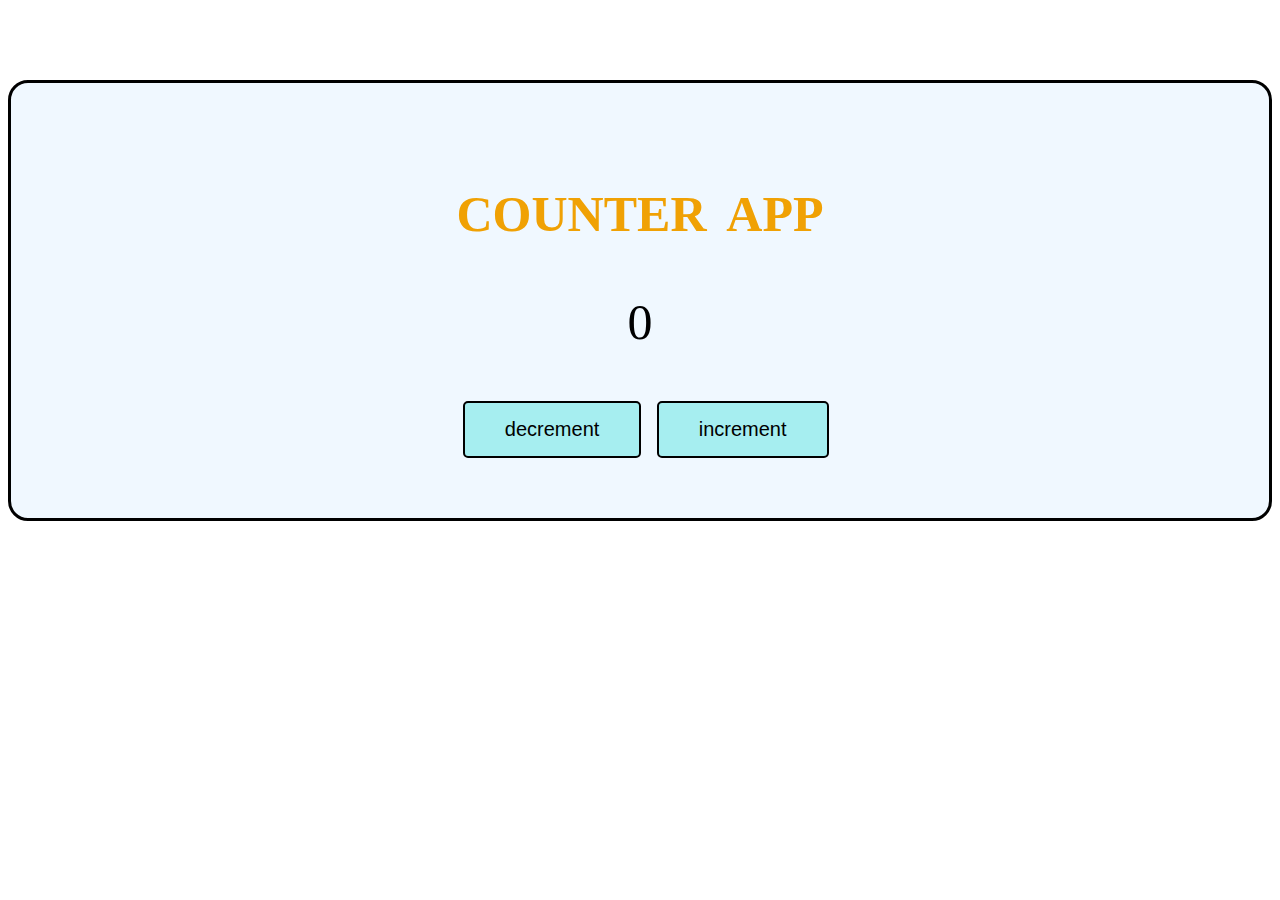
<file: counter app/index.html>
<!DOCTYPE html>
<html lang="en">
<head>
    <meta charset="UTF-8">
    <meta name="viewport" content="width=device-width, initial-scale=1.0">
    <title>Counter App</title>
    <link rel="stylesheet" href="style.css">
</head>
<body>
    <div class="box">
    <center><h2 class="title">COUNTER APP</h2>
    <p id="count">0</p>
    <button onclick="onDecrement()">decrement</button>
    <button onclick="onIncrement()">increment</button></center></div>
    <script src="script.js"></script>
</body>
</html>
</file>
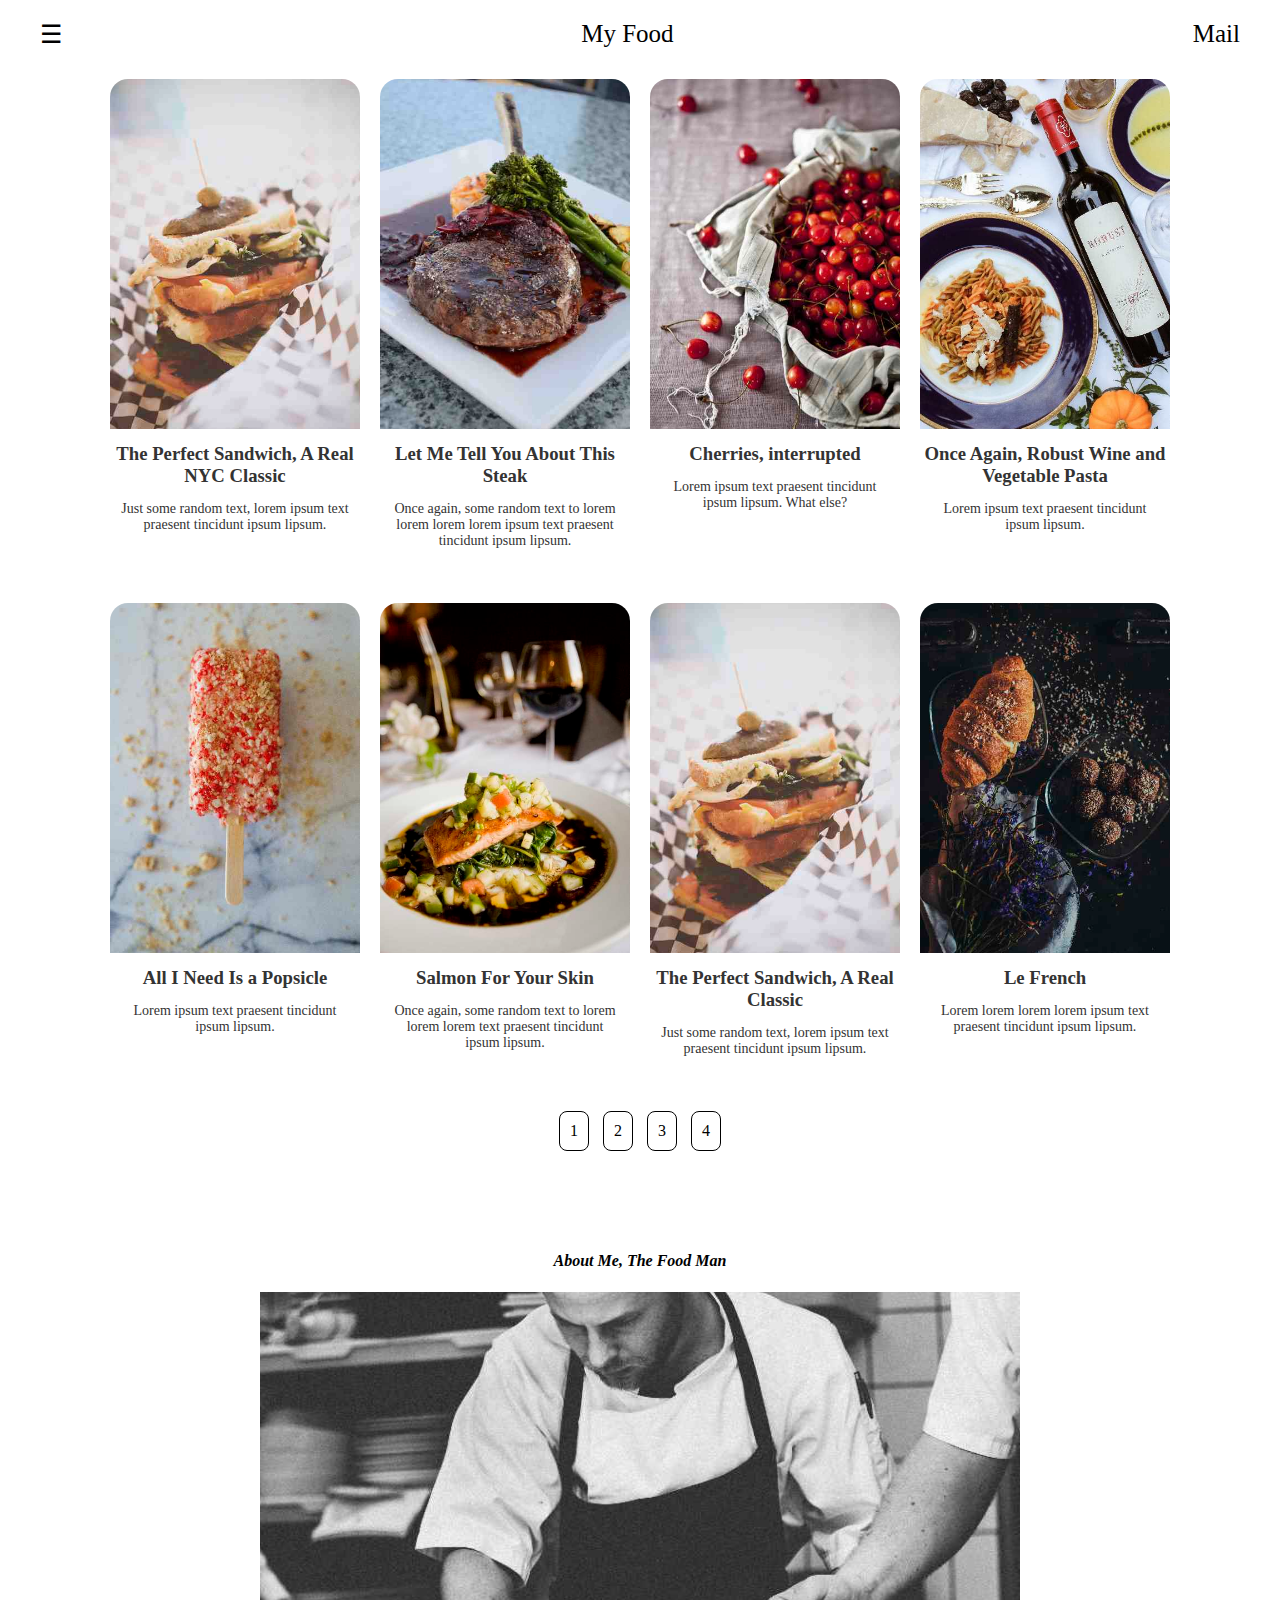
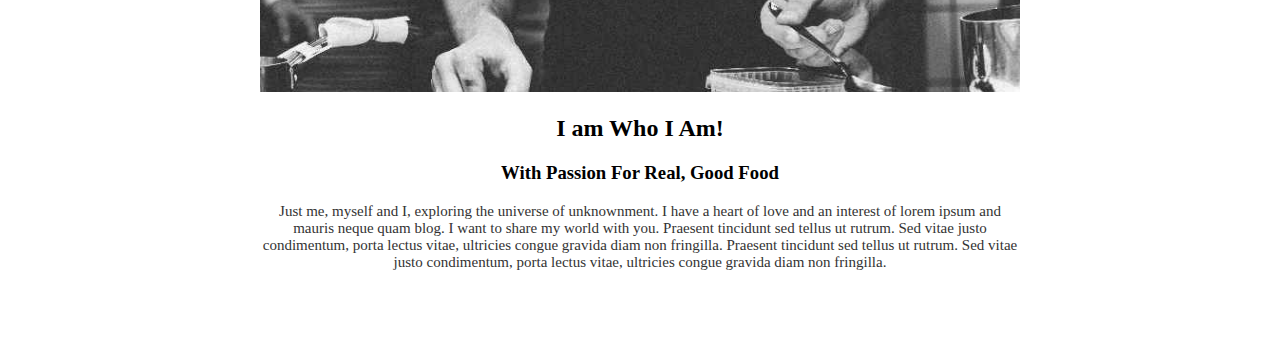
<file: boxbust.taskk.html>
<!DOCTYPE html>
<html lang="en">
<head>
    <meta charset="UTF-8">
    <meta name="viewport" content="width=device-width, initial-scale=1.0">
    <title>My Food</title>
    <style>
        *{
            box-sizing: border-box;
        }
        body{
            font-family: Georgia, 'Times New Roman', Times, serif;
            padding: 0;
            margin: 0;
            text-align: center;
        }
        .topbar{
            display: flex;
            justify-content: space-between;
            padding: 20px 40px;
            font-size: 25px;
            cursor: pointer; 
        }
        .allfood{
            display: flex;
            flex-wrap: wrap;
            justify-content: center;
            gap: 20px;
            padding: 10px;
        }
        .item{
            width: 250px;
            border-radius: 18px ;
            overflow: hidden;
        }
        .item img {
            width: 100%;
            height: 350px;
            object-fit: cover;
         } 
         .item h3 {
             margin: 10px 0 0;
             color: #333;
        }

        .item p {
            padding: 0 10px 20px;
            font-size: 14px;
            color: #333;
        }  
        .pages{
            padding: 10px;
        }
        .pages Span{
            display: inline-block;
            margin: 0 5px;
            border: 1px solid black;
            border-radius: 8px;
            cursor: pointer;
            padding: 10px 10px;
        }

        .about {
      margin: 50px auto;
      max-width: 800px;
      padding: 20px;
    }

       .about img {
      width: 100%;
      max-height: 400px;
      object-fit: cover;
    }
    .about >p{
        font-size: 15px;
        color: #333;
    }
    </style>
</head>
<body>
    <div class="topbar">
        <span>&#9776;</span>
        <span>My Food</span>
        <span>Mail</span>
    </div>
    <div class="allfood">

        <div class="item">
            <img src="./css-images/sandwich.jpg" alt="sandwich">
            <h3>The Perfect Sandwich, A Real NYC Classic</h3>
            <p>Just some random text, lorem ipsum text praesent tincidunt ipsum lipsum.</p>
        </div>

        <div class="item">
            <img src="./css-images/steak.jpg" alt="steak">
            <h3>Let Me Tell You About This Steak</h3>
            <p>Once again, some random text to lorem lorem lorem lorem ipsum text praesent tincidunt ipsum lipsum.</p>
        </div>
                
        <div class="item">
            <img src="./css-images/cherries.jpg" alt="Cherries">
            <h3>Cherries, interrupted</h3>
            <p>Lorem ipsum text praesent tincidunt ipsum lipsum. What else?</p>
        </div>

        <div class="item">
           <img src="./css-images/wine.jpg" alt="Wine Pasta">
           <h3>Once Again, Robust Wine and Vegetable Pasta</h3>
           <p>Lorem ipsum text praesent tincidunt ipsum lipsum.</p>
        </div>
  </div>
  <div class="allfood">
    <div class="item">
      <img src="./css-images/popsicle.jpg" alt="Popsicle">
      <h3>All I Need Is a Popsicle</h3>
      <p>Lorem ipsum text praesent tincidunt ipsum lipsum.</p>
    </div>

    <div class="item">
      <img src="./css-images/salmon.jpg" alt="Salmon">
      <h3>Salmon For Your Skin</h3>
      <p>Once again, some random text to lorem lorem lorem text praesent tincidunt ipsum lipsum.</p>
    </div>

    <div class="item">
      <img src="./css-images/sandwich (1).jpg" alt="Sandwich Again">
      <h3>The Perfect Sandwich, A Real Classic</h3>
      <p>Just some random text, lorem ipsum text praesent tincidunt ipsum lipsum.</p>
    </div>

    <div class="item">
      <img src="./css-images/croissant.jpg" alt="Le French">
      <h3>Le French</h3>
      <p>Lorem lorem lorem lorem ipsum text praesent tincidunt ipsum lipsum.</p>
    </div>
  </div>

   <div class="pages">
      <span>1</span>
      <span>2</span>
      <span>3</span>
      <span>4</span>
  </div>

  <div class="about">
    <h4><i>About Me, The Food Man</i></h4>
    <img src="./css-images/chef.jpg" alt="Chef">
    <h2>I am Who I Am!</h2>
    <h3>With Passion For Real, Good Food</h3>
    <p>Just me, myself and I, exploring the universe of unknownment. I have a heart of love and an interest of lorem ipsum and mauris neque quam blog. I want to share my world with you. Praesent tincidunt sed tellus ut rutrum. Sed vitae justo condimentum, porta lectus vitae, ultricies congue gravida diam non fringilla. Praesent tincidunt sed tellus ut rutrum. Sed vitae justo condimentum, porta lectus vitae, ultricies congue gravida diam non fringilla.</p>
  </div>
</body>
</html>
</file>
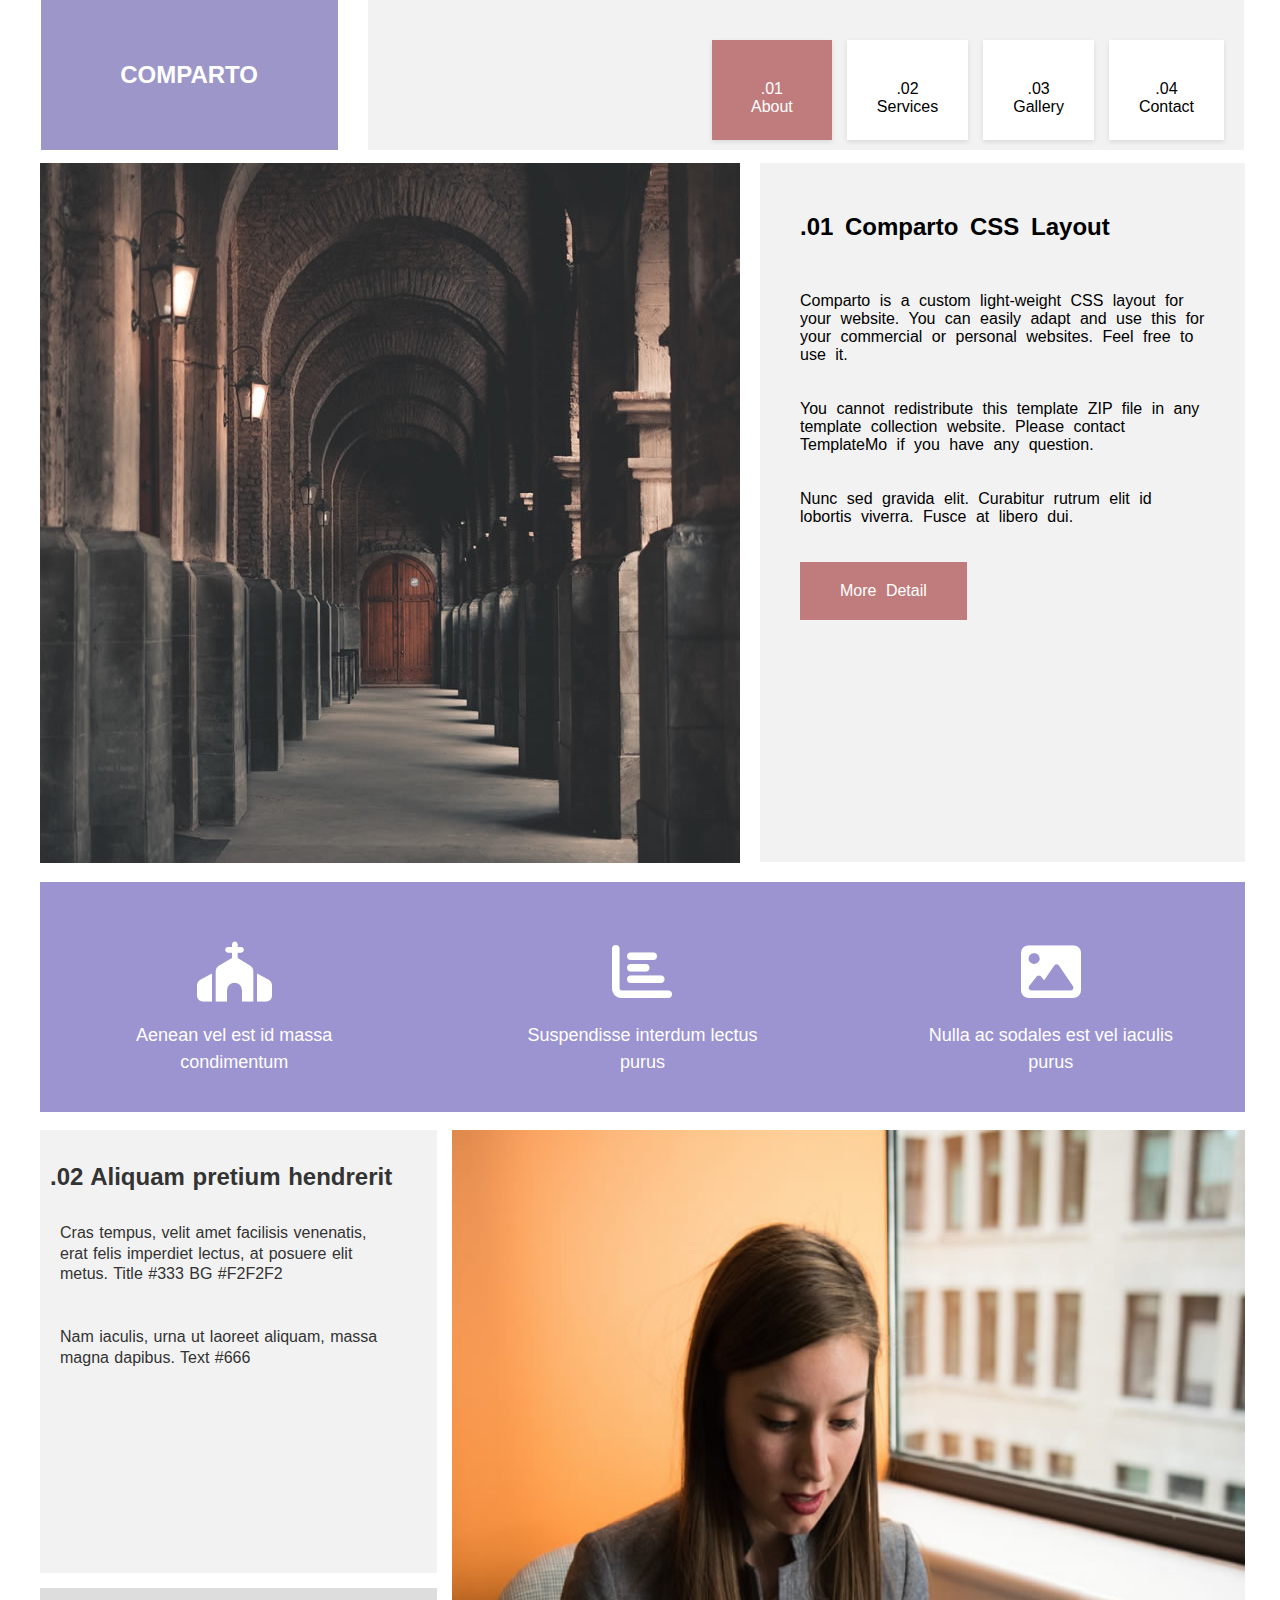
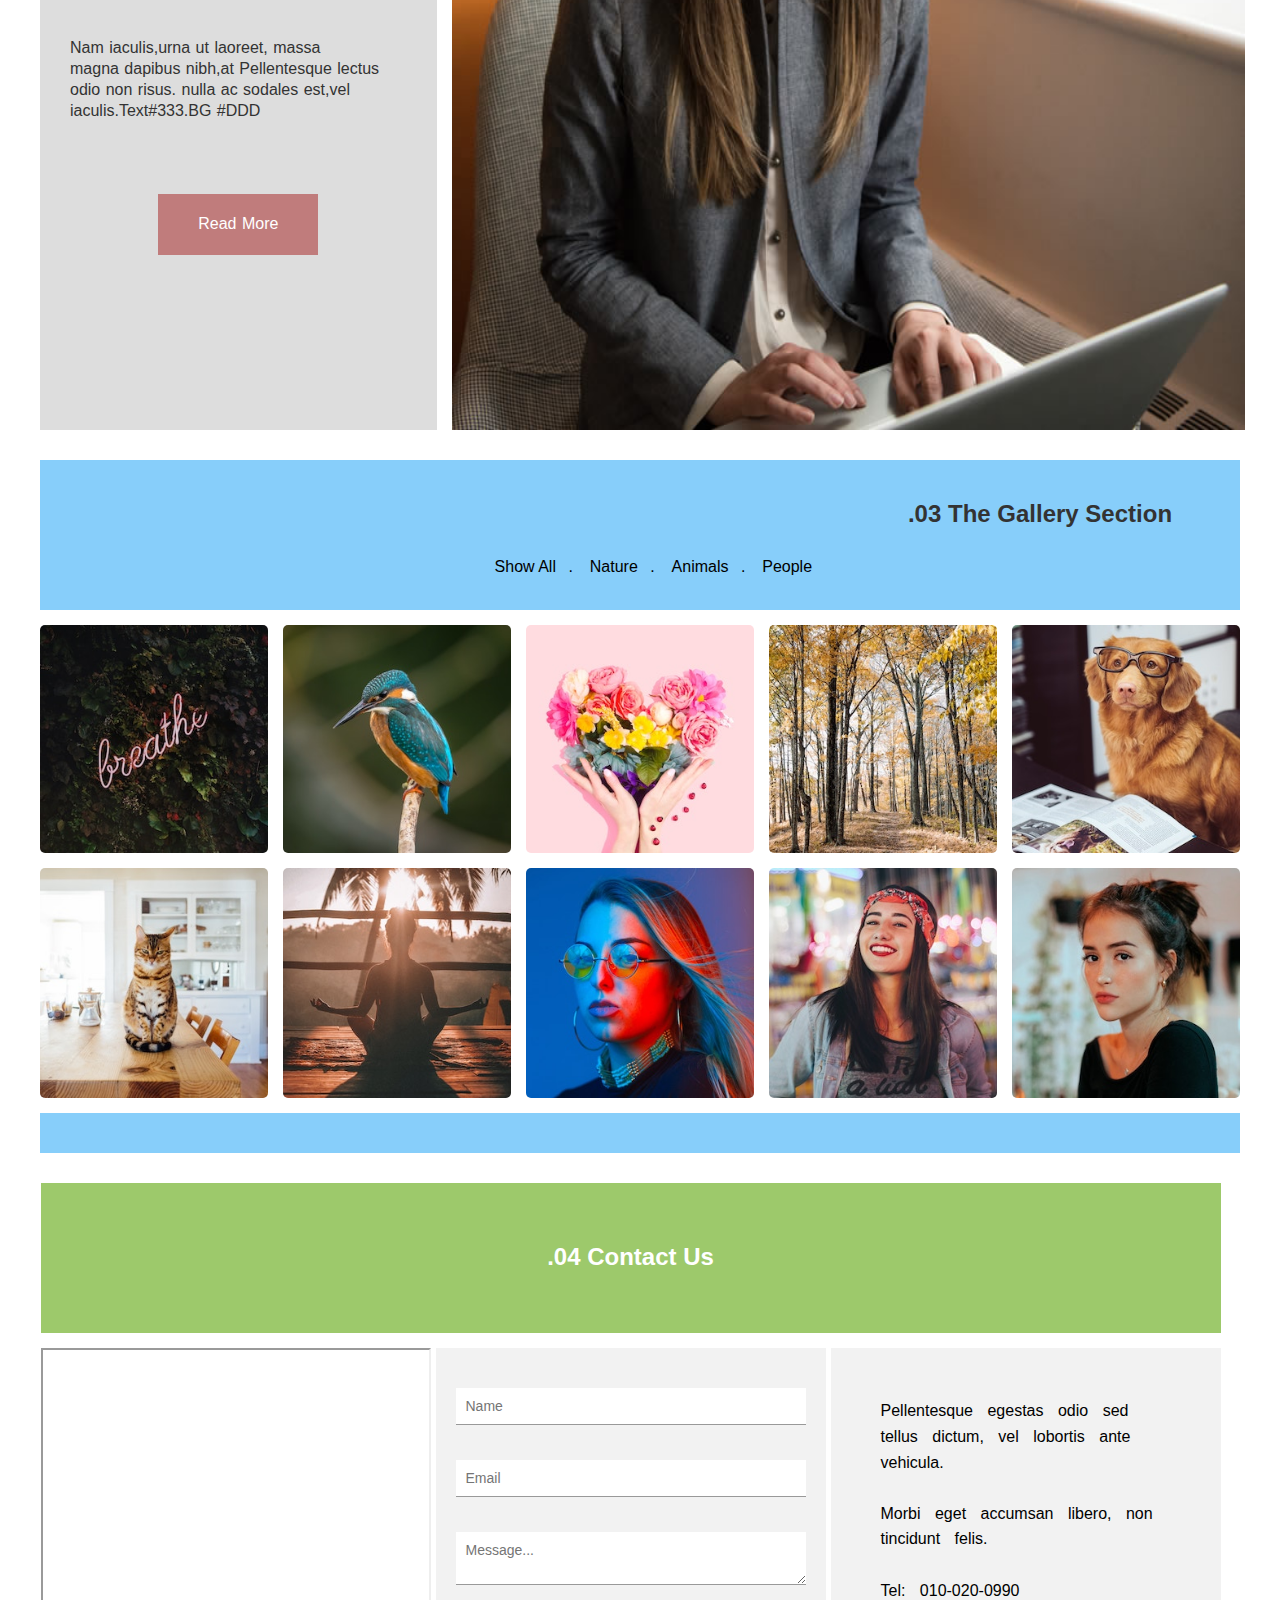
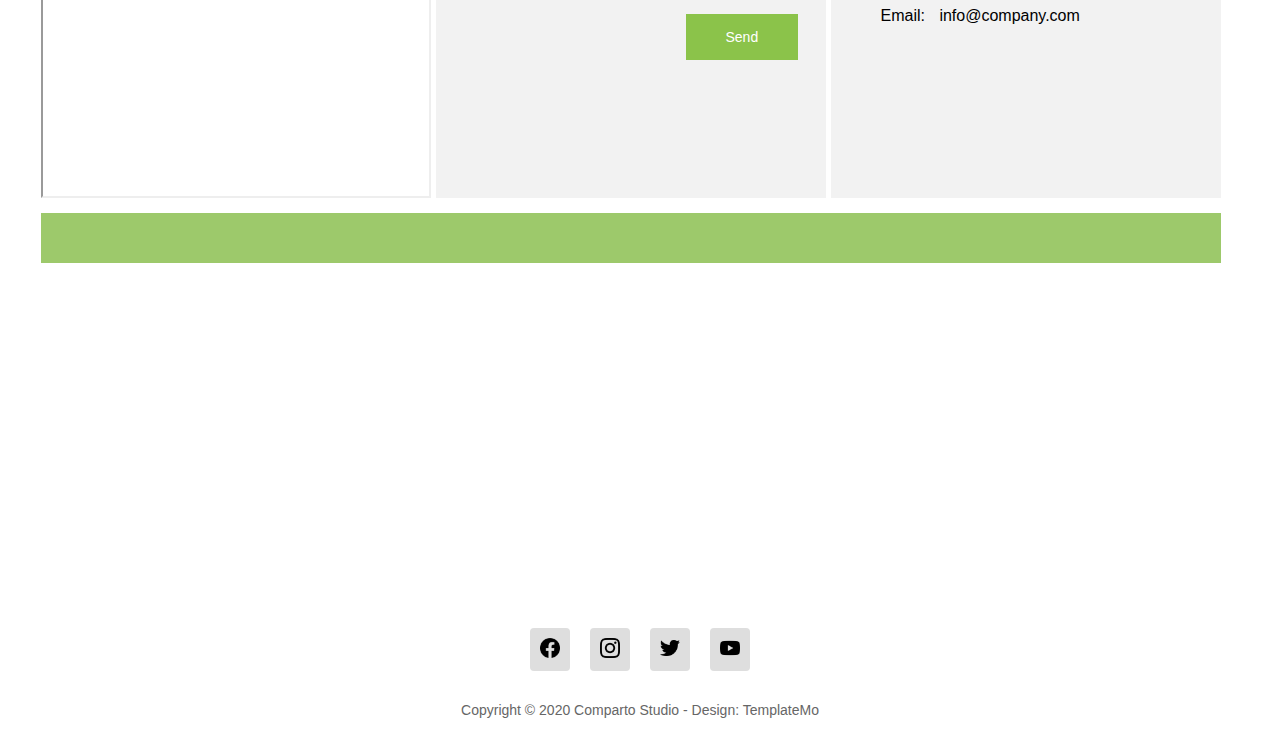
<file: comparto.html>
<!DOCTYPE html>
<html lang="en">
<head>
  <meta charset="UTF-8">
  <meta name="viewport" content="width=device-width, initial-scale=1.0">
  <title>COMPARTO </title>
  <link rel="stylesheet" href="https://cdnjs.cloudflare.com/ajax/libs/font-awesome/6.4.0/css/all.min.css">
  <style>
  body {
  margin: 0;
  overflow-x: hidden; 
  overflow-y: scroll;
}
    *{
      margin: 0;
      padding: 0;
      box-sizing: border-box;
      font-family: Arial, sans-serif;
      
    }
    
    .container1 {
      display: grid;
      grid-template-rows: 150px;
      grid-template-columns: 1fr 3fr;
      height: 10vh;
      gap: 15px;
      position: fixed;
      top: 0;
      left: 0;
      z-index: 1000;
      width: 95.20%;
      margin-right: 15px;
      margin-left: 40.5px;
     
    }
    
    .left {
      background-color: hsl(246, 31%, 69%);   
      display: flex;
      justify-content: center;
      align-items: center;
      color: white;
      font-size: 24px;
      font-weight: bold;
      grid-area: 1/1/2/2;
    }

    
    .right {
      background-color: hsl(0, 0%, 95%);
      display: flex;
      justify-content: flex-end;
      grid-area: 1/2/2/4;
      gap: 15px ;
      padding-right: 20px;
      margin-right: 15px;
      margin-left: 15px;
    }

    .inner1 {
      
      justify-content: space-evenly;
      background: white;
      padding: 40px 30px;
      text-align: center;
      box-shadow: 0px 2px 5px rgba(0,0,0,0.1);
      transition: 0.3s;
      height: 100px;
      margin-top: 40px;
      cursor: pointer;
    }

    .inner1.active {
      background-color: hsl(0, 35%, 62%);
      color: white;
      width: 120px;
    }

     .right .inner1:hover {
      background-color: hsl(0, 35%, 62%);
      color: white;
    }

    /* ------------------------------------ */
    .container2 {
      display: flex;
      width: 100%;
      justify-content: center;
      flex-wrap: wrap;
      margin-top: 148px;
      padding: 15px;
      gap: 200px;
      

    }

    .img1 {
      width: 100%;
      max-width: 520px;
      margin-left: 25px;
    }

    .hero-text {
      max-width: 800px;
      flex: 1;
      background-color:  hsl(0, 0%, 95%);
      margin-right: 20px;
      margin-bottom: 5px;
       word-spacing: 5px;
       
       
       padding: 40px;  
    } 

    .hero-text h2 {
      margin-top: 10px;
      margin-bottom: 15px;
    } 

    .btn {
      display: inline-block;
      background: #c07c7c;
      color: #fff;
      padding: 20px 40px;
      text-decoration: none;
    } 
     /* -------------------------------------- */
      .features {
        height: 230px;
      background-color: #9C94D0; 
      color: white;
      text-align: center;
      padding: 60px 10px;
      display: grid;
      grid-template-columns: repeat(auto-fit, minmax(250px, 1fr));
      gap: 40px;
      margin-left: 40px;
      margin-right: 35px;
      margin-bottom: 18px;
    }

    .feature-item {
      display: flex;
      flex-direction: column;
      align-items: center;
      justify-content: center;
    }

    .feature-item i {
      font-size: 60px;
      margin-bottom: 20px;
      transition: transform 0.3s ease, color 0.3s ease;
    }

    .feature-item:hover i {
      transform: scale(1.2);
      color: hsl(51, 100%, 50%); 
    }

    .feature-item p {
      font-size: 18px;
      margin: 0;
      line-height: 1.5;
      padding: 0px 50px;
    }
    
   /* ----------------------------------- */


    .container-3 {

      display: grid;
      grid-template-rows: 1fr 1fr;
      grid-template-columns: 1fr 2fr;
      height: 100vh;
      margin-top: 10px;
      margin-left: 40px;
      margin-right: 35px;
      gap: 15px;
    }

    .about-text-1 {
      grid-area: 1/1/2/2;
      padding: 10px;
      background-color:  hsl(0, 0%, 95%);
      line-height: 1.3;
      word-spacing: 1px;
      color: #333;
      

    }
    
    .about-text-2 {
      grid-area: 2/1/3/2;
      background: #ddd;
      color: #333;
      padding: 20px;
      word-spacing: 1px;
      line-height: 1.3;
      
    }
    .about-image {
      grid-area: 1/2/3/3;

    }

    .container-3 pre {
      margin: 10px;
    }

    .about-image img {
      width: 100%;
      height: 100%;
    }

    /* -------------------------------------------------- */
   .container-4 {
      display: grid;
      grid-template-columns: repeat(5, 1fr); 
      gap: 15px; 
      max-width: 1200px; 
      margin: 30px auto;
      margin-right: 35px;
      margin-left: 40px;
    }

    .item1 {
      grid-column: 1 / -1; 
      background-color: #87CEFA;
      text-align: center;
      padding: 20px;
      height: 150px;
      
    }

    .item1 h2 {

      margin: 0;
      color: #333;
      margin-top: 20px;
      margin-left: 800px;
    }
  .item1 pre {
    margin-top: 30px;
  }
  .item1 pre span {
    cursor: pointer;
    padding: 4px 8px;
    border-radius: 4px;
    transition: background 0.3s, color 0.3s;
    
}

  .item1 pre span:hover {
    color: white;        
}

  .item12 {
      grid-column: 1 / -1; 
      background-color: #87CEFA;
      height: 40px;
  }

    .container-4 img {
      width: 100%;
      height: 100%;
      object-fit: cover;
      display: block;
      border-radius: 5px;
    }
 
   /* ---------------------------------------s */

  .container-5 {
      display: grid;
      grid-template-rows: 150px 450px 50px;
      grid-template-columns: 380px 380px 380px;
      height: 100vh;
      margin-top: 15px;
      margin-left: 40.5px;
      margin-right: 35px;
      gap: 15px;
      
      
    }
    .item-1 {
      grid-area: 1/1/2/6;
      background-color: #9dc96b;
      width: 1180px;
      color: white;
    }
    .item-1 h2 {
      margin-top: 60px;
    }
     .item-2 {
      grid-area: 2/1/3/2;
      width: 390px; 
    }
    .item-2 iframe {
      width: 100%;
      height:100% ;
    }
     .item-3 {
      grid-area: 2/2/3/3;
      background-color: hsl(0, 0%, 95%);
      width: 390px;
      padding: 20px; 
    }

    .item-3 input, 
    .item-3 textarea {
      width: 100%;
      border: none;
      border-bottom: 1px solid #999;
      padding: 10px;
      margin-bottom: 15px;
      font-size: 14px;
      margin-top: 20px;
    }

    .item-3 button {
      background-color: #8BC34A;
      color: white;
      padding: 15px 40px;
      border: none;
      cursor: pointer;
      font-size: 14px;
      margin-top: 10px;
      margin-left: 230px;
    }

    .item-3 button:hover {
      
      background-color: #689f38;
    }
      
    
     .item-4 {
      grid-area: 2/3/3/4;
      background-color: hsl(0, 0%, 95%);
      line-height: 1.6;
      padding: 50px;
      width: 390px;
      
    }

  .item-4 p{
    word-spacing: 10px;
  }
     .item-5 {
      grid-area: 3/1/4/4;
      background-color: #9dc96b;
      width: 1180px; 
    }
/* -------------------------------------------------------- */


    .footer {
  margin-top: 125px;
  text-align: center;
  padding: 20px 0;
  background: hsl(0, 0%, 100%);
  color: hsl(0, 0%, 40%);
  font-size: 14px;
  height: 100px;
}

.footer .social-icons {
  margin-bottom: 15px;
}

.footer .social-icons a {
  display: inline-block;
  margin: 0 8px;
  background: hsl(0, 0%, 87%);
  padding: 10px;
  border-radius: 4px;
  transition: background 0.3s ease;
}

.footer .social-icons a:hover {
  background: hsl(88, 50%, 53%);
}

.footer .social-icons img {
  width: 20px;
  height: 20px;
}


@media screen and (max-width: 480px) {
  body {
    font-size: 14px;
    overflow-x: hidden;
    
  }

  /* ✅ Navbar */
  .container1 {
    position: relative; /* prevent overlap */
    display: flex;
    flex-direction: column;
    align-items: center;
    width: 100%;
    height: auto;
    margin: 0;
    padding: 10px;
    gap: 10px;
  }

  .left {
    font-size: 20px;
    margin-bottom: 10px;
    text-align: center;
    width: 100%;
  }

  .right {
    display: flex;
    flex-wrap: wrap;
    justify-content: center;
    gap: 8px;
    padding: 0;
    margin: 0;
    width: 100%;
  }

  .inner1,
  .inner1.active {
    font-size: 12px;
    padding: 8px 12px;
    margin: 3px;
    width: auto;
    height: auto;
    box-shadow: none;
  }

  /* ✅ Hero Section */
  .container2 {
    flex-direction: column;
    align-items: center;
    text-align: center;
    margin-top: 20px;
    padding: 10px;
    gap: 15px;
    
  }

  .img1 {
    max-width: 100%;
    margin: 0;
    padding: 0;
    margin-right: 20px;
  }

  .img1 img {
    width: 100%;
    height: auto;
    
  }

  .hero-text {
    width: 100%;
    padding: 15px;
    font-size: 14px;
  }

  .btn {
    padding: 10px 15px;
    font-size: 13px;
  }

  /* ✅ Features */
  .features {
    grid-template-columns: 1fr;
    height: auto;
    padding: 20px 10px;
    margin: 10px;
    gap: 20px;
  }

  .feature-item p {
    padding: 0 5px;
    font-size: 14px;
  }

  /* ✅ About Section */
  .container-3 {
    display: flex;
    flex-direction: column;
    height: auto;
    margin: 10px;
    gap: 15px;
  }

  .about-text-1,
  .about-text-2 {
    width: 100%;
    font-size: 14px;
    text-align: center;
    padding: 15px;
  }

  .about-image img {
    width: 100%;
    height: auto;
  }

  /* ✅ Gallery */
/* ✅ Fix Gallery Overflow on Mobile */
.container-4 {
  display: grid;
  grid-template-columns: 1fr 1fr;  /* 2 items per row */
  gap: 10px;
  margin: 10px auto;
  width: 100%;
  max-width: 100%; /* prevent overflow */
  box-sizing: border-box;
  padding: 10px;
}

.item1 {
  grid-column: 1 / -1; /* span full width */
  text-align: center;
  padding: 10px;
  margin: 0;
}

.item1 h2 {
  margin: 0;
  font-size: 16px;
  text-align: center;
  word-wrap: break-word;
  margin-top: 50px;
}

.item1 pre {
  font-size: 12px;
  white-space: normal;  /* wrap text instead of pushing out */
  text-align: center;
  margin: 5px 0 0;
  margin-top: 20px;
}


  /* ✅ Contact Section */
  .container-5 {
    display: flex;
    flex-direction: column;
    height: auto;
    margin: 10px;
    gap: 15px;
  }

  .item-1,
  .item-2,
  .item-3,
  .item-4,
  .item-5 {
    width: 100% !important;
    margin: 0;
  }
  .item-1 h2 {
    margin-bottom: 50px;
  }

  .item-2 iframe {
    height: 250px;
  }

  .item-3 {
    padding: 15px;
  }

  .item-3 button {
    width: 100%;
    margin: 10px 0 0;
  }

  /* ✅ Footer */
  .footer {
    font-size: 12px;
    padding: 15px;
    margin: 0;
    height: auto;
  }

  .footer .social-icons a {
    margin: 5px;
    padding: 6px;
  }
}


@media screen and (min-width: 481px) and (max-width: 1024px) {

  /* ✅ Navbar */
  .container1 {
    display: flex;
    flex-direction: row;     /* keep logo + menu side by side */
    justify-content: space-between;
    align-items: center;
    width: 100%;
    height: auto;
    padding: 15px 20px;
    margin: 0;
    position: fixed;
    top: 0;
    left: 0;
    z-index: 1000;
    background: #fff;       /* so it doesn't overlap */
  }

  .left {
    font-size: 22px;
    text-align: left;
    flex: 1;
    height: 55px;
  }

  .right {
    display: flex;
    justify-content: flex-end;
    flex-wrap: wrap;
    gap: 12px;
    flex: 2;
  }

  .inner1 {
    font-size: 14px;
    padding: 10px 16px;
    margin: 2px;
    height: auto;
  }

  /* ✅ Hero Section */
/* ✅ Hero Section (Desktop + Responsive) */
.container2 {
  display: flex;
  flex-direction: row;   /* image + text side by side */
  align-items: center;
  justify-content: center;
  gap: 30px;
  margin: 40px auto;
  padding: 20px;
  flex-wrap: wrap;       /* allows wrapping on smaller screens */
  max-width: 1200px;
  box-sizing: border-box;
}

.img1 {
  flex: 1 1 50%;        /* responsive width */
  max-width: 600px;
}

.img1 img {
  width: 100%;
  height: auto;
  display: block;
  border-radius: 8px;
}

.hero-text {
  flex: 1 1 50%;
  max-width: 600px;
  background: #f9f9f9;   /* optional for better contrast */
  padding: 20px;
  box-sizing: border-box;
  border-radius: 8px;
  font-size: 16px;
  line-height: 1.6;
}


  /* ✅ Features */
  .features {
    grid-template-columns: 1fr 1fr; /* 2 per row */
    height: auto;
    padding: 30px 15px;
    gap: 25px;
    margin: 20px;
  }

  /* ✅ About Section */
  .container-3 {
    display: grid;
    grid-template-columns: 1fr 1fr; /* image + text side by side */
    grid-template-rows: auto;
    height: auto;
    margin: 20px;
    gap: 20px;
    align-items: center;
  }

  .about-text-1,
  .about-text-2 {
    text-align: left;
    font-size: 15px;
    padding: 20px;
  }

  .about-image img {
    max-width: 100%;
    height: auto;
  }

  /* ✅ Gallery */
  .container-4 {
    grid-template-columns: 1fr 1fr 1fr; /* 3 columns */
    gap: 15px;
    margin: 20px auto;
    width: 100%;
    max-width: 95%;
  }

  .item1 {
    grid-column: 1 / -1;
    text-align: center;
    padding: 15px;
  }

  .item1 h2 {
    font-size: 20px;
    margin: 0;
    margin-top: 20px;
  }

  .item1 pre {
    font-size: 14px;
    text-align: center;
    white-space: normal;
  }

  /* ✅ Contact Section */
  .container-5 {
    display: grid;
    grid-template-columns: 1fr 1fr; /* split form + map */
    grid-template-rows: auto auto;
    height: auto;
    margin: 20px;
    gap: 20px;
  }

  .item-1 {
    grid-column: 1 / -1; /* heading full width */
    width: 100% !important;
  }
  .item-1 h2 {
    margin-bottom: 50px;
  }

  .item-2 {
    grid-column: 1 / 2;
  }

  .item-3 {
    grid-column: 2 / 3;
  }

  .item-4 {
    grid-column: 1 / -1; /* full width */
  }

  .item-5 {
    grid-column: 1 / -1; /* footer full width */
    width: 100% !important;
  }

  .item-3 button {
    width: auto;
    margin-left: 0;
    margin-top: 20px;
  }

  /* ✅ Footer */
  .footer {
    font-size: 13px;
    padding: 20px;
    height: auto;
  }

}








  </style>
</head>
<body>

  <div class="container1">
    <div class="left">COMPARTO</div>
    <div class="right">
      <div class="inner1 active">.01 <br> About</div>
      <div class="inner1">.02 <br> Services</div>
      <div class="inner1">.03 <br> Gallery</div>
      <div class="inner1">.04 <br> Contact</div>
    </div>
  </div>


  <div class="container2">
    <div class="img1"><img src="images/comparto-image-01.jpg" alt=""></div>
     <div class="hero-text">
      <h2>.01 Comparto CSS Layout</h2><br><br>
      <p>Comparto is a custom light-weight CSS layout for your website. You can easily adapt and use this for your commercial or personal websites. Feel free to use it.</p>
      <br><br><p>You cannot redistribute this template ZIP file in any template collection website. Please contact TemplateMo if you have any question.</p>
      <br><br><p>Nunc sed gravida elit. Curabitur rutrum elit id lobortis viverra. Fusce at libero dui.</p>
      <br><br><a href="#" class="btn">More Detail</a> </div>
  </div>

   
  <div class="features">
    <div class="feature-item">
      <i class="fa-solid fa-church"></i>
      <p>Aenean vel est id massa condimentum</p>
    </div>
    <div class="feature-item">
      <i class="fa-solid fa-chart-bar"></i>
      <p>Suspendisse interdum lectus purus</p>
    </div>
    <div class="feature-item">
      <i class="fa-solid fa-image"></i>
      <p>Nulla ac sodales est vel iaculis purus</p>
    </div>
</div>

  <div class="container-3">
    <div class="about-text-1">
      <br><center></center><h2>.02 Aliquam pretium hendrerit</h2><br></center>
      <pre>Cras tempus, velit amet facilisis venenatis,
erat felis imperdiet lectus, at posuere elit
metus. Title #333 BG #F2F2F2 <br><br>
Nam iaculis, urna ut laoreet aliquam, massa
magna dapibus. Text #666</pre><br><br>
      
    </div>

    <div class="about-text-2">
      <br><pre>Nam iaculis,urna ut laoreet, massa
magna dapibus nibh,at Pellentesque lectus
odio non risus. nulla ac sodales est,vel
iaculis.Text#333.BG #DDD</pre><br><br><br>
    <center><a href="#" class="btn">Read More</a></center>
    </div>

   <div class="about-image">
    <img src="images/comparto-image-02.jpg" alt="">
    </div>
  </div>

   
  <div class="container-4">
    <div class="item1">
    <h2>.03 The Gallery Section</h2>
    <pre>
      <span>Show All</span> .  <span>Nature</span> .  <span>Animals</span> .  <span>People</span>
    </pre>
    </div>
   
    <div class="item2"><img src="images/gallery-item-01.jpg" alt=""></div>
    <div class="item3"><img src="images/gallery-item-02.jpg" alt=""></div>
    <div class="item4"><img src="images/gallery-item-03.jpg" alt=""></div>
    <div class="item5"><img src="images/gallery-item-04.jpg" alt=""></div>
    <div class="item6"><img src="images/gallery-item-05.jpg" alt=""></div>
    <div class="item7"><img src="images/gallery-item-06.jpg" alt=""></div>
    <div class="item8"><img src="images/gallery-item-07.jpg" alt=""></div>
    <div class="item9"><img src="images/gallery-item-08.jpg" alt=""></div>
    <div class="item10"><img src="images/gallery-item-09.jpg" alt=""></div>
    <div class="item11"><img src="images/gallery-item-10.jpg" alt=""></div>

    <div class="item12"></div>
  </div>

  <div class="container-5"><br>
      <div class="item-1"><center><h2>.04 Contact Us</h2></center></div>
      <div class="item-2"> <iframe src="https://maps.google.com/maps?q=Rio%20de%20Janeiro&t=&z=13&ie=UTF8&iwloc=&output=embed"></iframe></div>
      
      <div class="item-3">
      <input type="text" placeholder="Name">
        <input type="email" placeholder="Email">
        <textarea placeholder="Message..."></textarea>
        <button type="submit">Send</button></div>

      <div class="item-4"><p>Pellentesque egestas odio sed tellus dictum, vel lobortis ante vehicula.</p><br>
        <p>Morbi eget accumsan libero, non tincidunt felis.</p><br>
        <p>Tel: 010-020-0990</p>
        <p>Email: info@company.com</p></div>

      <div class="item-5"></div>
  </div>

  <div class="footer">
  <div class="social-icons">
    <a href="#"><img src="images/facebook.png" alt="Facebook"></a>
    <a href="#"><img src="images/intsa.png" alt="Instagram"></a>
    <a href="#"><img src="images/twiter.png" alt="Twitter"></a>
    <a href="#"><img src="images/youtube.png" alt="YouTube"></a>
  </div>
  <br><p>Copyright © 2020 Comparto Studio - Design: TemplateMo</p><br>
</div>

</body>
</html>
</file>
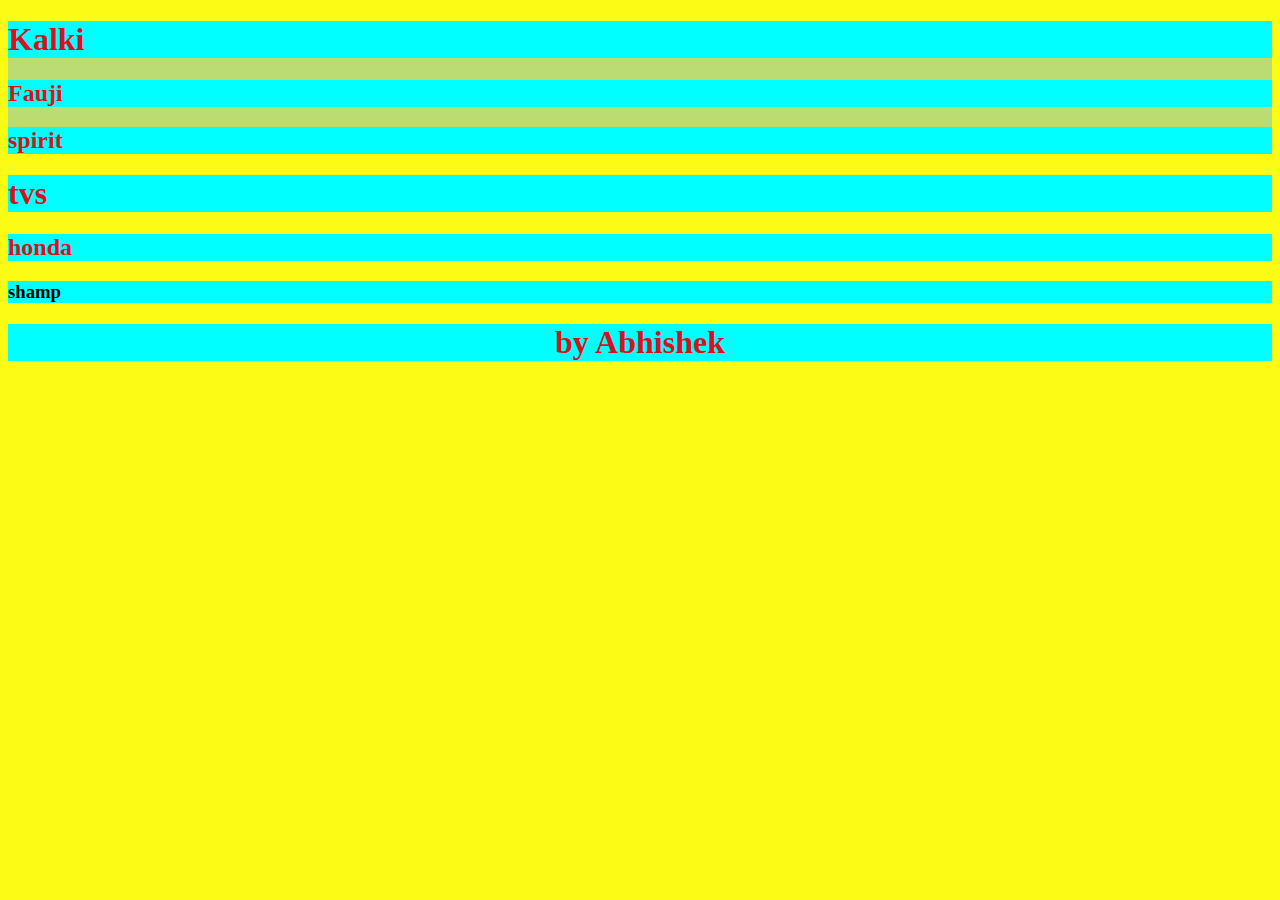
<file: day2.html>
<!DOCTYPE html>
<html lang="en">
<head>
    <meta charset="UTF-8">
    <meta name="viewport" content="width=device-width, initial-scale=1.0">
    <title>simple selectors</title>
    <style>
        *{
            background-color: rgb(251, 251, 21);
        }
        .movie{
             
            color: rgb(206, 33, 128);
        }
        .container{
            background-color: rgb(186, 220, 114);
        }
        #name{
            background-color: aqua;
            color: blue;
        }

       
        h3{
            background-color: aqua;
        }
        h1,h2{
            background-color: aqua;
            color: rgb(218, 16, 32);
        }

        .author{
            background-color: rgb(71, 14, 185) !important;
            color: brown;
        }
    </style>
</head>
<body>
    <div class="container">
        <div class="movie">
            <div id="name"><h1>Kalki</h1></div>
        </div>
        <div class="movie">
            <div id="name"><h2>Fauji</h1></div>
        </div>

        <div class="movie">
            <div id="name"><h2>spirit</h2></div>
        </div>    
    </div>
    
    <div>
        <h1>tvs</h1>
        <h2>honda</h2>
        <h3>shamp</h3>
    </div>

    <center>
        <span class="author">
              <h1>by Abhishek</h1>
        </span>
    </center>
</body>
</html>
</file>
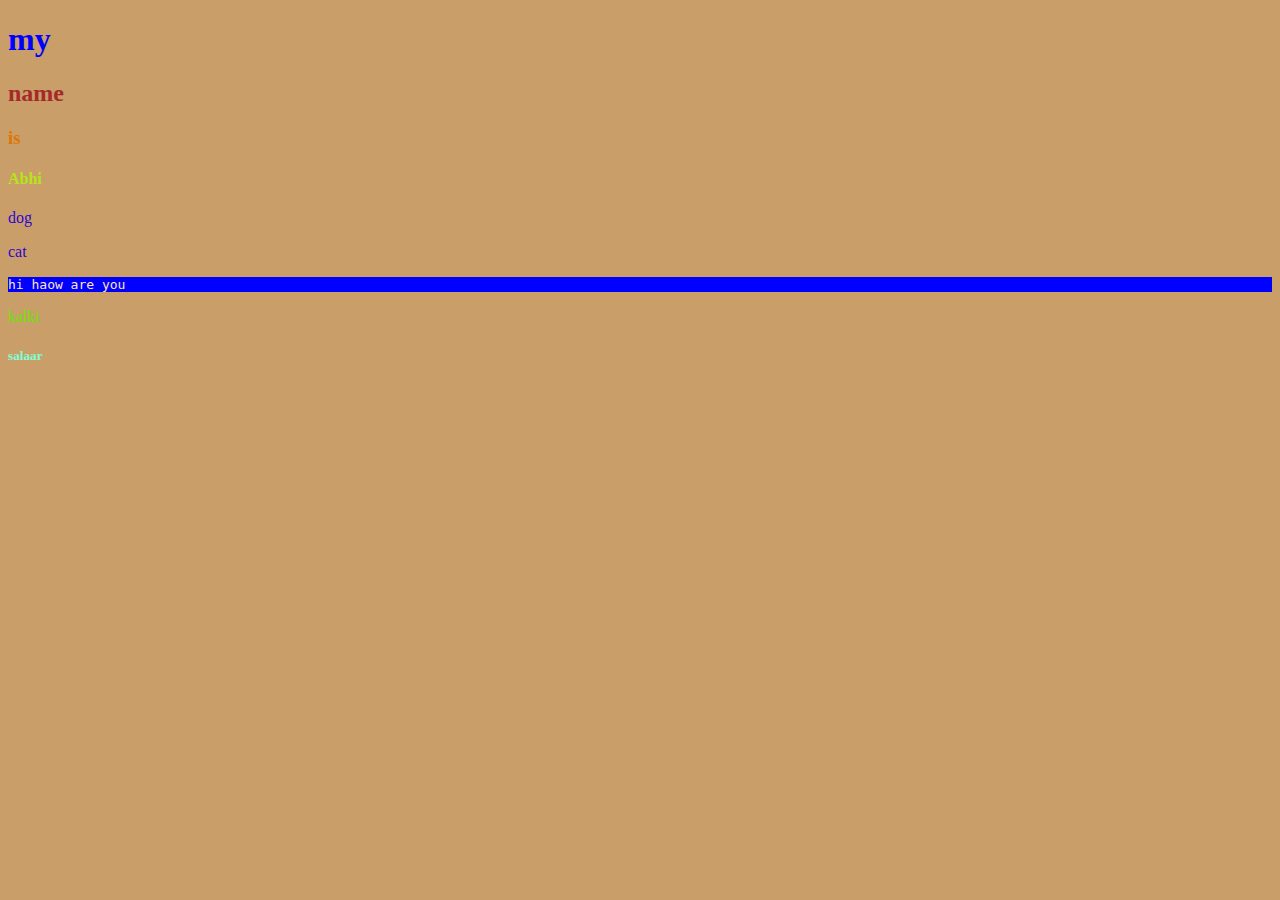
<file: day3.html>
<!DOCTYPE html>
<html lang="en">
<head>
    <meta charset="UTF-8">
    <meta name="viewport" content="width=device-width, initial-scale=1.0">
    <title>Combinator selector</title>
    <style>
        *{
            background-color: rgb(201, 158, 105);
        }
        .parent > h1{
            color: blue;
        }
        h1 + h2{
            color: brown;
        }
        h1~h3{
            color: rgb(222, 119, 1);
        }
        .parent h4{
            color: rgb(183, 228, 23);
        }

        .parent>.subcontainer > p{
            color: rgb(49, 6, 206);
        }
        .subcontainer>p{
            color: rgb(15, 246, 38);
        }
        .subcontainer>.subcontainer1>pre{
            background-color: blue;
            color: bisque;
        }
        .subconatiner2>p+h5{
            color: aquamarine;
        }
        .subconatiner2 p{
            color: rgb(107, 227, 2);

        }
    </style>
</head>
<body>
    <div class="parent">
            <h1>my</h1>
            <h2>name</h2>
            <h3>is</h3>
            <h4>Abhi</h4>
            <div class="subcontainer">
                <p>dog</p>
                <p>cat</p>
                <div class="subcontainer1">
                    <pre>hi haow are you</pre>
                    <div class="subconatiner2">
                        <p>kalki</p>
                        <h5>salaar</h5>
                    </div>
                </div>
            </div>
    </div>
</body>
</html>
</file>
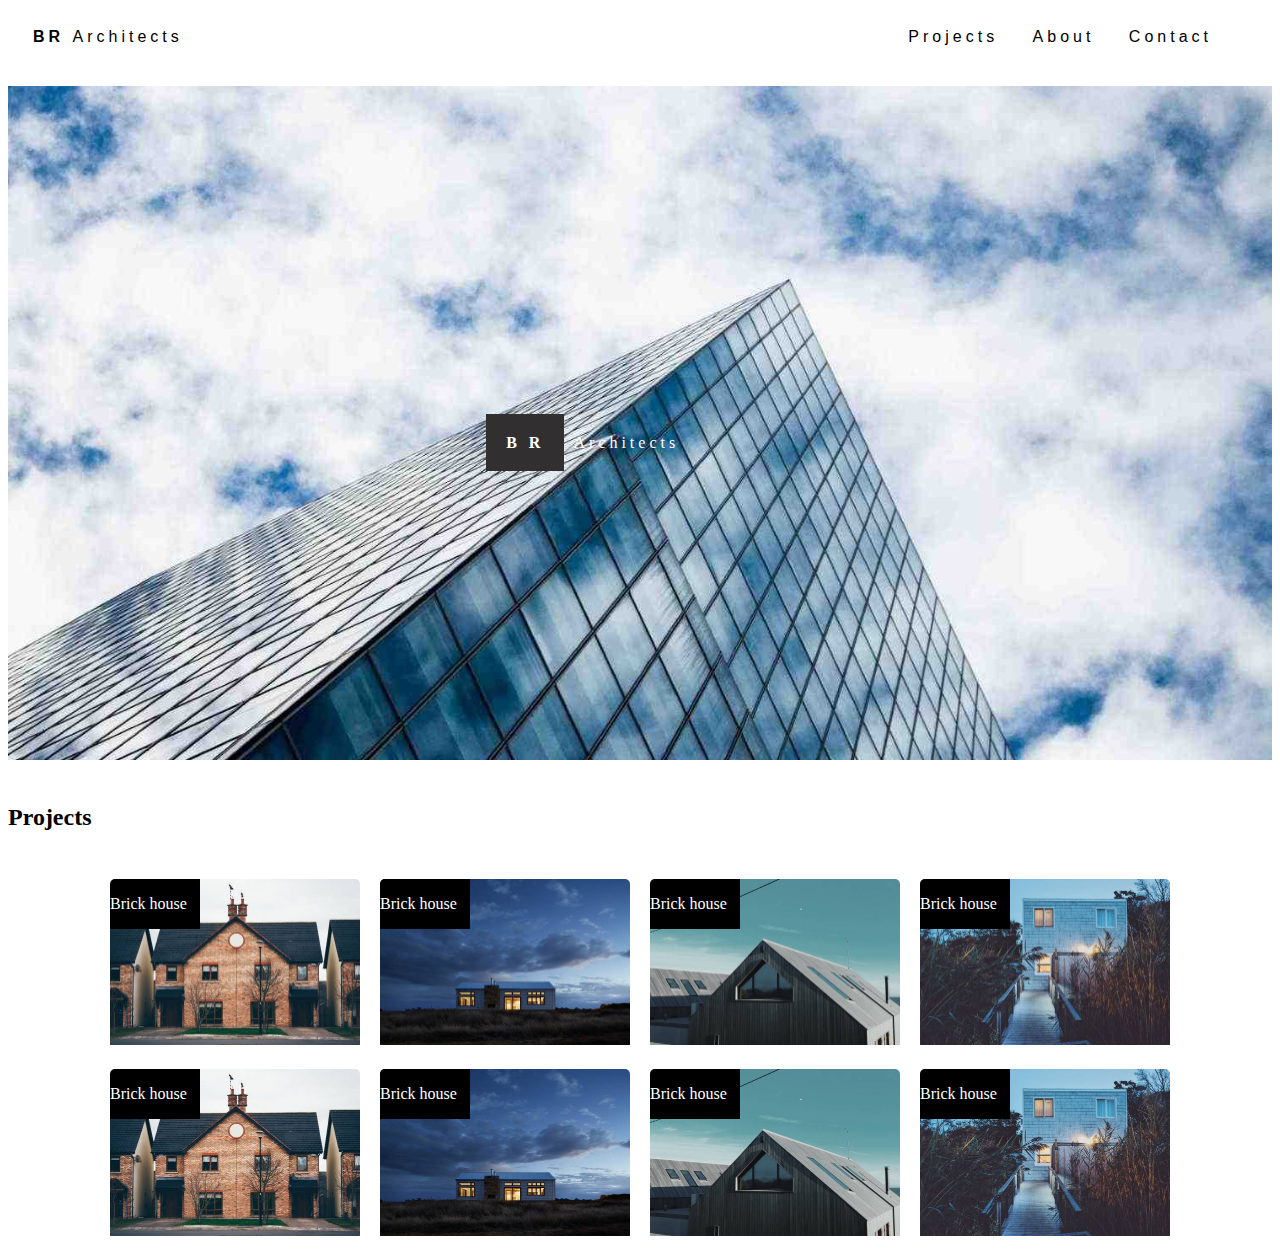
<file: positions.html>
<!DOCTYPE html>
<html lang="en">
<head>
  <meta charset="UTF-8">
  <meta name="viewport" content="width=device-width, initial-scale=1.0">
  <title>Document</title>
  <style>
    *{
      box-sizing: border-box;
    }
   
    .navbar{
      padding: 20px 25px;
      font-family: Arial, Helvetica, sans-serif;
     
      
      
    }
    .logo{
      display: inline-block;
      font-weight: bold;
      letter-spacing: 4px;
    }
    .navlinks{
      display: inline-block;
      float: right;
      padding-right: 20px;
    }
    .navlinks span{
      padding: 0 15px;
      letter-spacing: 4px;
      cursor: pointer;
    }
    .dg1{
      position: relative;
    }
    .dg1 img{
      width: 100%;
      height: auto;
      padding: 20px 0px ; 
     
    }
    .middle>.logo2{
      background-color:  rgb(49, 47, 47);
      color: white;
      font-weight: 5px;
      padding: 20px;
      letter-spacing: 4px;
      cursor: pointer;
    }
    .dg1>.middle{
      position: absolute;
      top: 50%;
      left: 30%;
      translate: 50% 50%;
    }
    .middle>.word{
      color: white;
      letter-spacing: 4px;
      padding: 0 5px;
    }
    .allhouse{
      display: flex;
      flex-wrap: wrap;
      justify-content: center;
      gap: 20px;
      padding: 10px;
    }

    .house{
      width: 250px;
      border-radius: 5px;
      overflow: hidden;
    }
    .house img{
      width: 100%;
      object-fit: cover;
    }
    .house>.name{
      background-color: black;
      color: white;
      width: 90px;
    }
    .name>p{
      width: 100%;
    }
    .house{
      position: relative;
    }
    .house>.name{
      position: absolute;
      top: 0;
      left: 0%;
    }
  </style>
</head>
<body>

  <div class="navbar">
    <div class="logo">BR <span style="font-weight: normal;">Architects</span></div>
    <div class="navlinks">
      <span>Projects</span>
      <span>About</span>
      <span>Contact</span>
  </div>
  </div>

  <div class="dg1">
    <img src="./css-images/architect.jpg" alt="architect">
    <div class="middle">
        <span class="logo2"><b>B R</b></span>
        <span class="word">Architects</span>
    </div>
  </div>

  <h2>Projects</h2>
  <br>
  <div class="allhouse">
    <div class="house">
      <img src="./css-images/house2.jpg" alt="house2">
      <div class="name">
        <p>Brick house</p>
      </div>
    </div>
    <div class="house">
      <img src="./css-images/house3.jpg" alt="h3">
      <div class="name">
        <p>Brick house</p>
      </div>
    </div>
    <div class="house">
      <img src="./css-images/house4.jpg" alt="h4">
      <div class="name">
        <p>Brick house</p>
      </div>
    </div>
    <div class="house">
      <img src="./css-images/house5.jpg" alt="h5">
      <div class="name">
        <p>Brick house</p>
      </div>
    </div>
    
  </div>
 

  <div class="allhouse">
    <div class="house">
      <img src="./css-images/house2.jpg" alt="house2">
      <div class="name">
        <p>Brick house</p>
      </div>
    </div>
    <div class="house">
      <img src="./css-images/house3.jpg" alt="h3">
      <div class="name">
        <p>Brick house</p>
      </div>
    </div>
    <div class="house">
      <img src="./css-images/house4.jpg" alt="h4">
      <div class="name">
        <p>Brick house</p>
      </div>
    </div>
    <div class="house">
      <img src="./css-images/house5.jpg" alt="h5">
      <div class="name">
        <p>Brick house</p>
      </div>
    </div>
    
  </div>
 

</body>
</html>
</file>
<file: counter app/style.css>
html,body{
    margin-top: 40px;
    overflow: hidden;
    
}

.box {
    border: 3px solid black;
    border-radius: 20px;
    padding: 60px;
    background-color: aliceblue;
}
.title {
    color: rgb(240, 161, 4);
    font-size: 50px;
    word-spacing: 10px;

}
 #count {
    font-size: 50px;
    
 }

 button {
    background-color: rgb(166, 238, 240);
    border: 2px solid black;
    border-radius: 5px;
    padding: 15px 40px;
    margin-left: 1%;
    font-size: 20px;
    font-family: Verdana, Geneva, Tahoma, sans-serif;

 }
</file>
